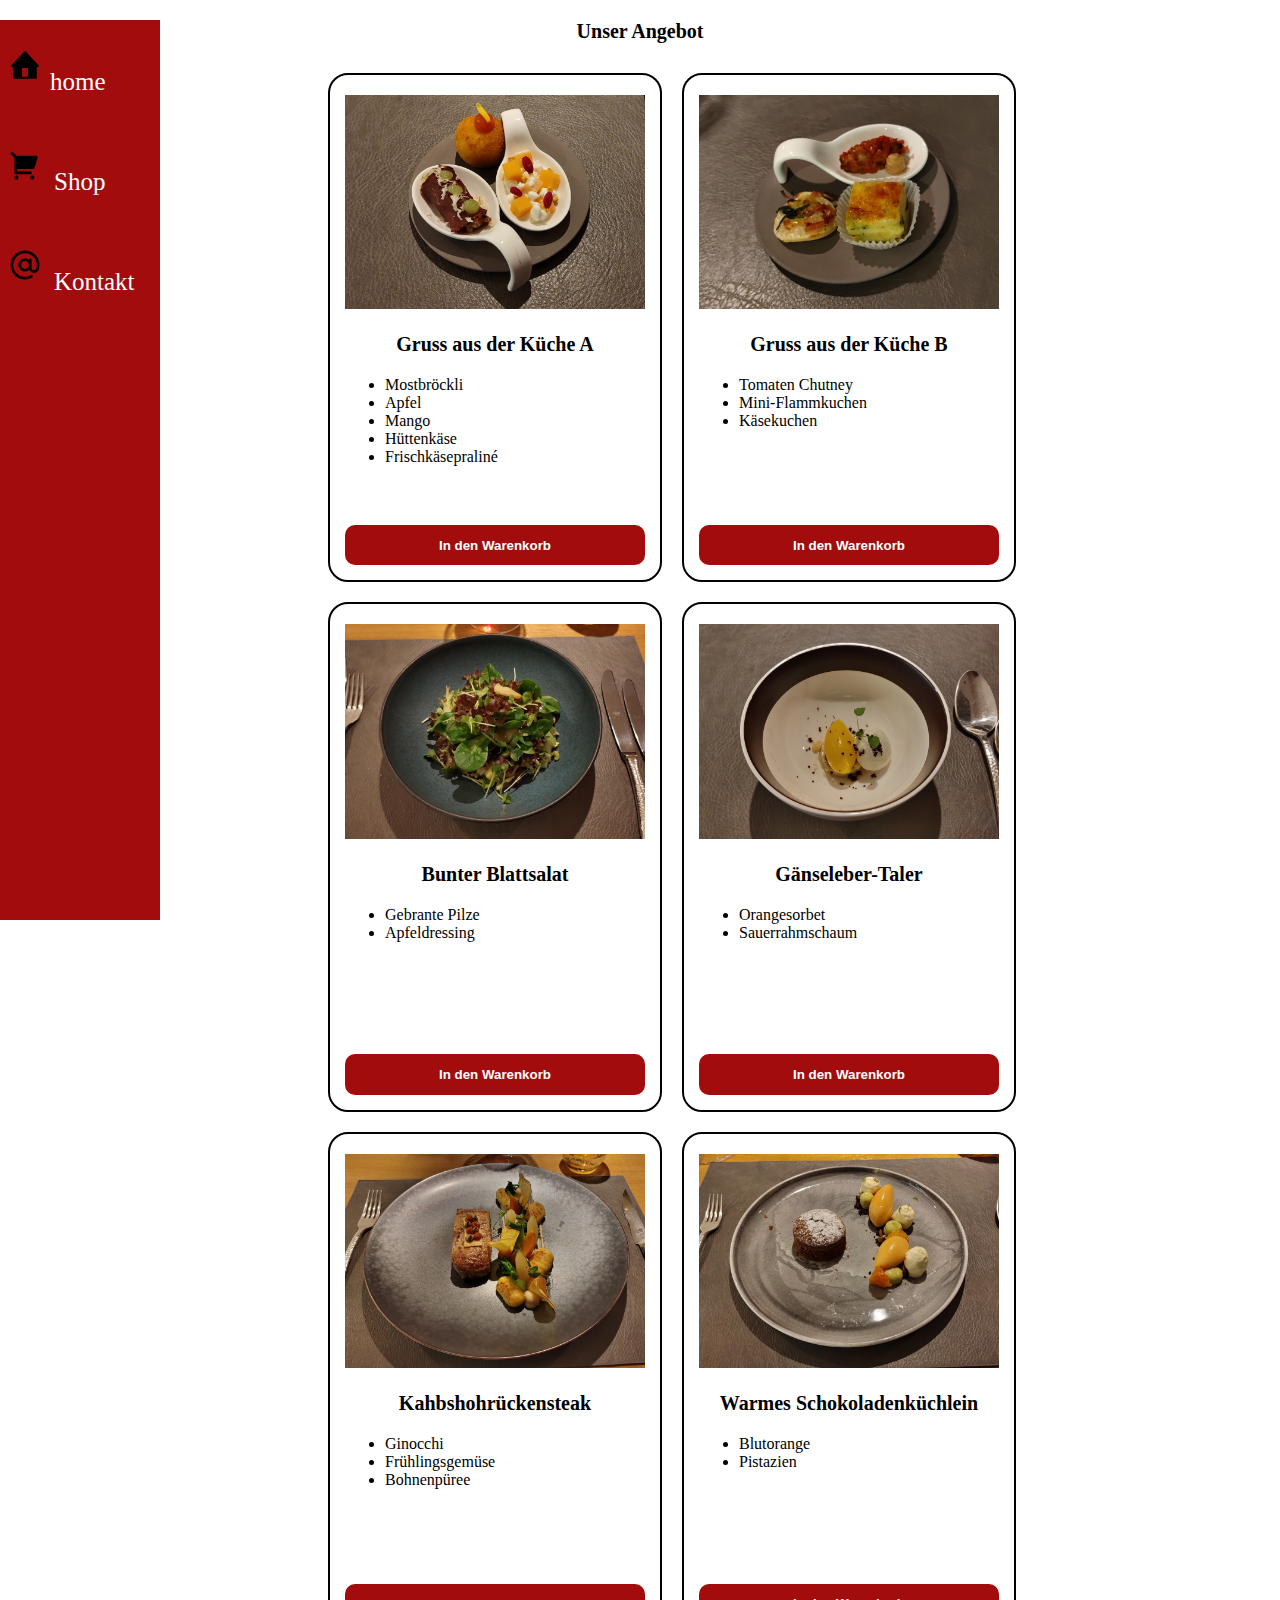
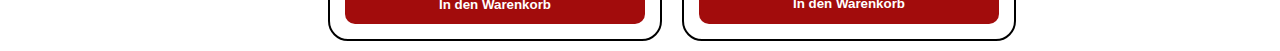
<file: Übungen/09_Responsive/index.html>
<!DOCTYPE html>
<html lang="en">
<head>
    <meta charset="UTF-8">
    <meta http-equiv="X-UA-Compatible" content="IE=edge">
    <meta name="viewport" content="width=device-width, initial-scale=1.0">
    <title>Document</title>
    <link rel="stylesheet" href="style.css">
</head>
<body>
  <nav>
    <div class="sidebar">
      <div class="sideitem sideitem-top">
         
        <a href="#home"><img src="img/home.svg" alt="shop">home</a>
      </div>
      <div class="sideitem">
        <img src="img/shop.svg" alt="shop">
        <a href="#shop">Shop</a>
      </div>
      <div class="sideitem">
        <img src="img/contact.svg" alt="shop">
        <a href="#kontakt">Kontakt</a> 
      </div>
      
    </div>
  </nav>
  <p class="titelfood">Unser Angebot</p>
  <div class="grid-container">
   
    <div class="grid-item grid-item-1">
      <img class="imgfood" src="img/imgfood/gruss1.jpg" alt="gruss1">
      <p class="titelfood">Gruss aus der Küche A</p>
      <div class="uldiv">
      <ul>
        <li>Mostbröckli</li>
        <li>Apfel</li>
        <li>Mango</li>
        <li>Hüttenkäse</li>
        <li>Frischkäsepraliné</li>
      </ul>
      </div>
      <div class="btndiv">
        <button class="buybtn">In den Warenkorb</button>
      </div>
    </div>
    <div class="grid-item grid-item-2">
      <img class="imgfood" src="img/imgfood/gruss2.jpg" alt="gruss1">
      <p class="titelfood">Gruss aus der Küche B</p>
      <div class="uldiv">
      <ul>
        <li>Tomaten Chutney</li>
        <li>Mini-Flammkuchen</li>
        <li>Käsekuchen</li>
      </ul>
    </div>
      <div class="btndiv">
        <button class="buybtn">In den Warenkorb</button>
      </div>
    </div>
    <div class="grid-item grid-item-3">
      <img class="imgfood" src="img/imgfood/salat.jpg" alt="gruss1">
      <p class="titelfood">Bunter Blattsalat</p>
      <div class="uldiv">
      <ul>
        <li>Gebrante Pilze</li>
        <li>Apfeldressing</li>
        
      </ul>
      </div>
      <div class="btndiv">
        <button class="buybtn">In den Warenkorb</button>
      </div>
    </div>
    <div class="grid-item grid-item-4">
      <img class="imgfood" src="img/imgfood/zwischen.jpg" alt="gruss1">
      <p class="titelfood">Gänseleber-Taler</p>
      <div class="uldiv">
      <ul>
        <li>Orangesorbet</li>
        <li>Sauerrahmschaum</li>
      </ul>
      </div>
      <div class="btndiv">
        <button class="buybtn">In den Warenkorb</button>
      </div>
    </div>
    <div class="grid-item grid-item-5">
      <img class="imgfood" src="img/imgfood/kalb.jpg" alt="gruss1">
      <p class="titelfood">Kahbshohrückensteak</p>
      <div class="uldiv">
      <ul>
        <li>Ginocchi</li>
        <li>Frühlingsgemüse</li>
        <li>Bohnenpüree</li>
      </ul>
      </div>
      <div class="btndiv">
        <button class="buybtn">In den Warenkorb</button>
      </div>
    </div>
    <div class="grid-item grid-item-6">
      <img class="imgfood" src="img/imgfood/schoko.jpg" alt="gruss1">
      <p class="titelfood">Warmes Schokoladenküchlein</p>
      <div class="uldiv">
      <ul>
        <li>Blutorange</li>
        <li>Pistazien</li>
      </ul>
      </div>
      <div class="btndiv">
        <button class="buybtn">In den Warenkorb</button>
      </div>
    </div>
</div>
    
    
</body>
</html>
</file>
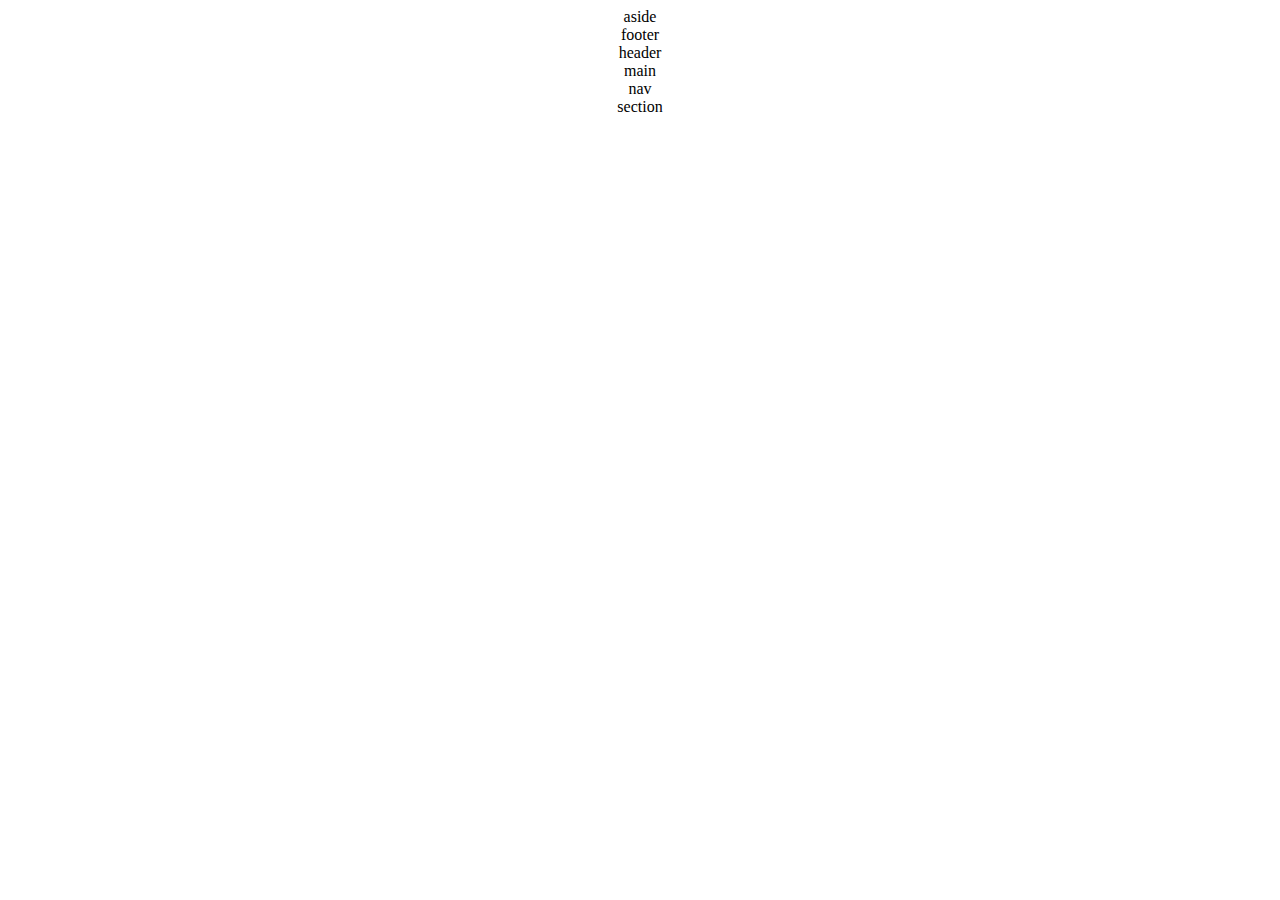
<file: Übungen/01_HTML-Struktur/aufgabe1m293.html>
<!DOCTYPE html>
<html lang="en">
<head>
    <meta charset="UTF-8">
    <meta http-equiv="X-UA-Compatible" content="IE=edge">
    <meta name="viewport" content="width=device-width, initial-scale=1.0">
    <title>juan</title>
</head>
<body>
 <center>
    <article>
        <aside>aside</aside>
        <footer>footer</footer>
        <header>header</header>
        <main>main</main>
        <nav>nav</nav>
        <section>section</section>
  
     <!-- </article> -->
    </center>
    
</body>
</html>
</file>
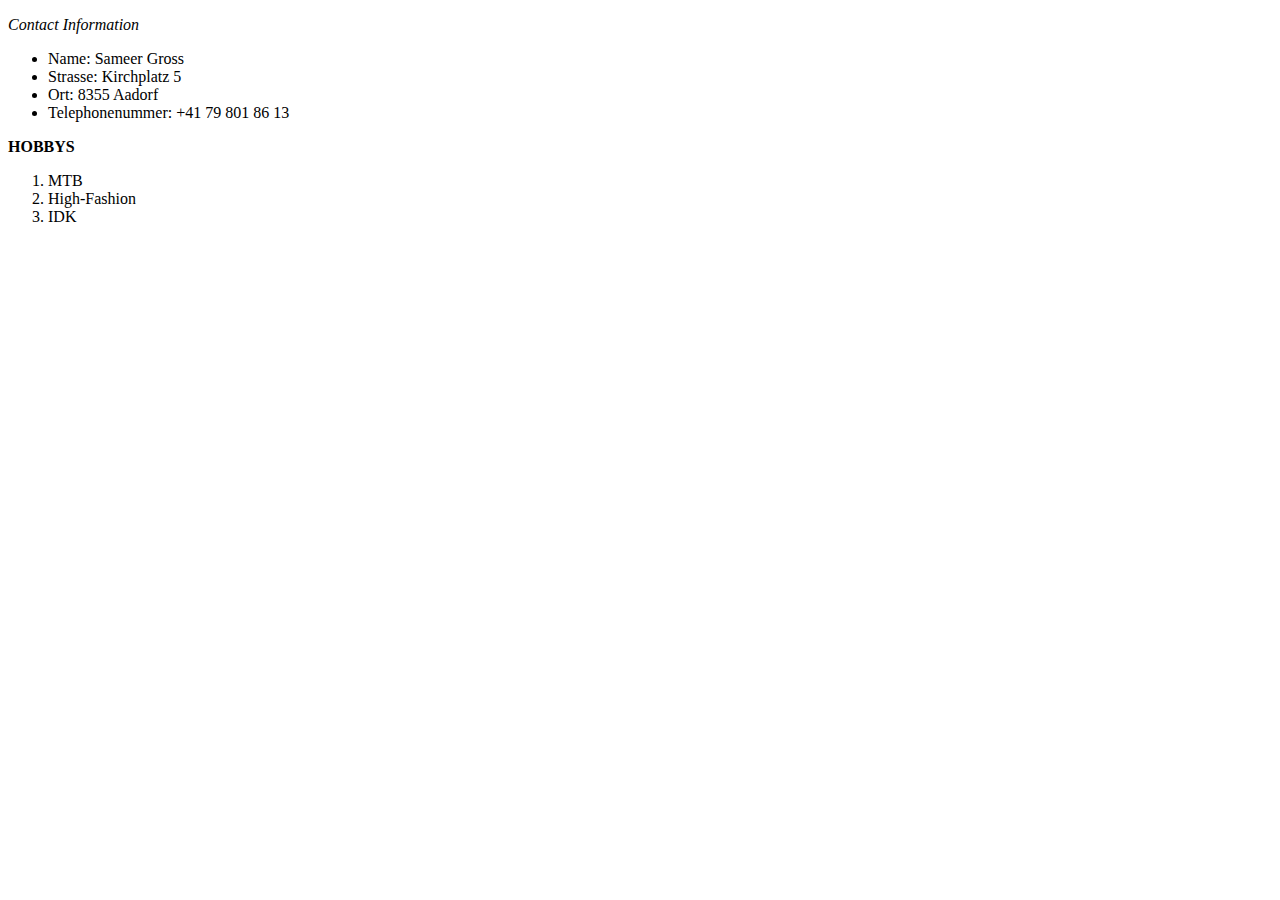
<file: Übungen/02_Textauszeichnung-Listen/aufgabe2m293.html>
<!DOCTYPE html>
<html lang="en">
<head>
    <meta charset="UTF-8">
    <meta http-equiv="X-UA-Compatible" content="IE=edge">
    <meta name="viewport" content="width=device-width, initial-scale=1.0">
    <title>Document</title>
</head>
<body>
    <p><i>Contact Information</i></p>
    <ul>
        <li>Name: Sameer Gross</li>
        <li>Strasse: Kirchplatz 5</li>
        <li>Ort: 8355 Aadorf</li>
        <li>Telephonenummer: +41 79 801 86 13</li>
    </ul>
    <p><b>HOBBYS</b></p>
    <ol>
        <li>MTB</li>
        <li>High-Fashion</li>
        <li>IDK</li>
    </ol>
    
</body>
</html>
</file>
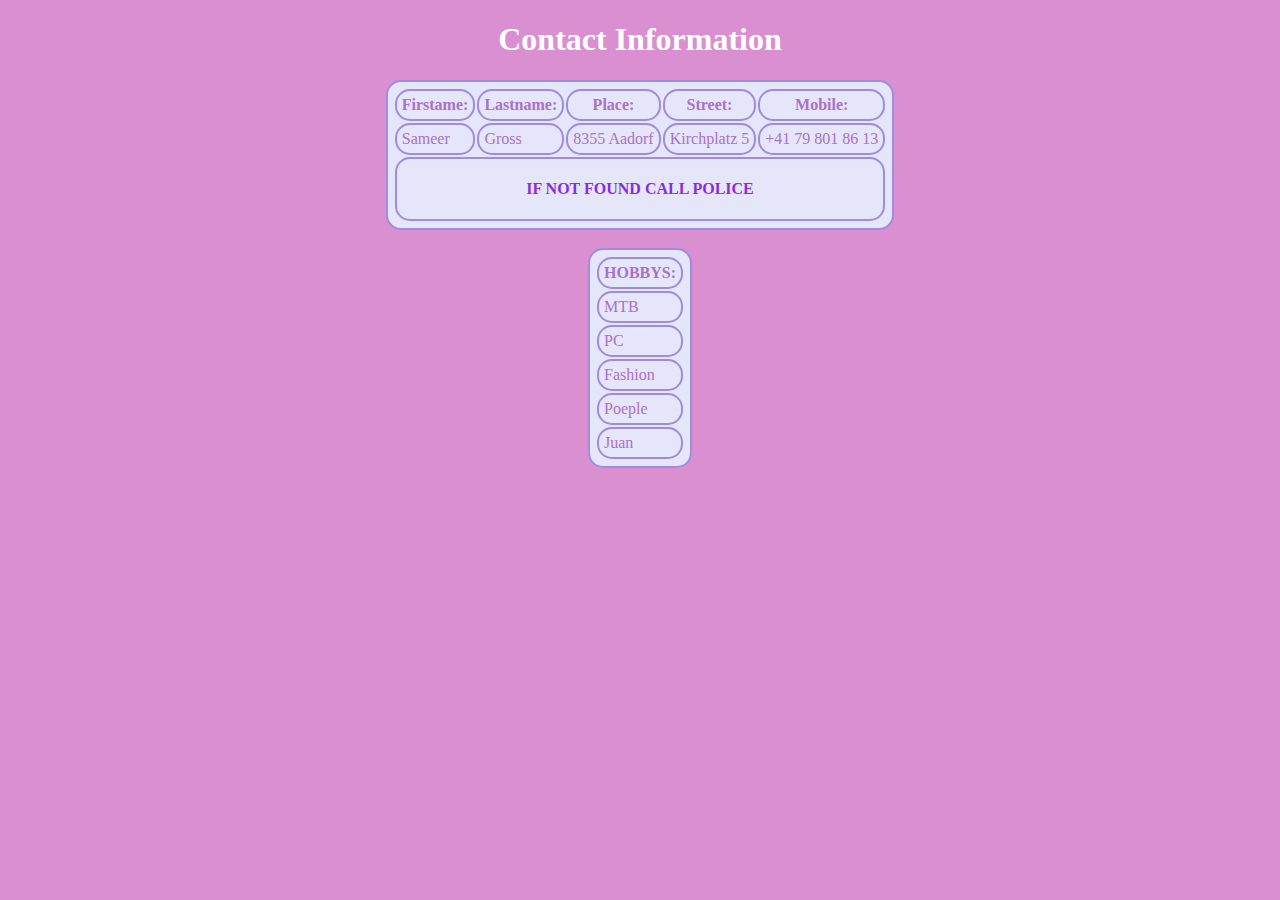
<file: Übungen/03_Tabellen/aufgabe3m293.html>
<!DOCTYPE html>
<html lang="en">
<head>
    <style>
      body{
        background-color: rgb(218, 143, 208);
      }

      table, th, td{
            border: 2px solid rgb(158, 140, 224);
            border-radius: 15px;
            padding-top: 5px;
            padding-bottom: 5px;
            padding-left: 5px;
            padding-right: 5px;
            background-color: lavender;
            color: rgb(170, 112, 204);
        }
      p{
        text-align: center;
        font-weight: bold;
        color: blueviolet;
      }
      h1{
        color: rgb(255, 255, 255);
      }
    </style>
    <meta charset="UTF-8">
    <meta http-equiv="X-UA-Compatible" content="IE=edge">
    <meta name="viewport" content="width=device-width, initial-scale=1.0">
    <title>Document</title>
</head>
<body>
  <center>
  <h1>Contact Information</h1>
    <table>
        <tr>
          <th>Firstame:</th>
          <th>Lastname:</th>
          <th>Place:</th>
          <th>Street:</th>
          <th>Mobile:</th>
        </tr>
        <tr>
          <td>Sameer</td>
          <td>Gross</td>
          <td>8355 Aadorf</td>
          <td>Kirchplatz 5</td>
          <td>+41 79 801 86 13</td>
        </tr>
        <td colspan="6" ><p>IF NOT FOUND CALL POLICE</p></td>
      </table><br>
      <table>
        <tr>
          <th>HOBBYS:</th>
        </tr>
        <tr>
          <td>MTB</td>
        </tr>
        <tr>
          <td>PC</td>
        </tr> 
        <tr>
          <td>Fashion</td>
        </tr>
        <tr>
          <td>Poeple</td>
        </tr>
        <tr>
          <td>Juan</td>
        </tr>
      </table>
    </center>
</body>
</html>
</file>
<file: Übungen/09_Responsive/style.css>
html, body {
  background-color: white;
  height: 100%;
  margin: 0;
}

.grid-container {
  justify-content: center;
  width: 73%;
  margin: auto;
  align-content: center;
  display: flex;
  flex-wrap: wrap;
  flex-direction: row;
  padding-left: 10%;
  padding-right: 5%;
  
  
}

.grid-item {
  padding: 15px;
  padding-top: 20px;
  background-color: white;
  border: 2px solid black;
  border-radius: 20px;
  align-items: center;
  align-content: center;
  justify-content: center;
  height: auto;
  margin: 10px;
  width: 300px;

}


.imgfood{
  height: auto;
  width: 100%;
  
}

.titelfood{
  font-size: 20px;
  text-align: center;
  font-weight: bolder;
}

.buybtn{
  background-color: rgb(162, 12, 12);
  text-align: center;
  width: 100%;
  height: 4.5vh;
  border-radius: 10px;
  color: white;
  font-weight: bold;
  border: none;
  margin-top: 1vh;

}

.btndiv{
  width: 100%;
  height: 10vh;
  display: flex;
  justify-content: center;
  align-items: flex-end;
  margin-top: 1vh;
  
  
}

.uldiv{
  height: 10vh;
  width: auto;
  margin-bottom: 1vh;
}



.sidebar {
  
  
  width: 160px;
  background-color: rgb(162, 12, 12);
  position: fixed;
  height: 100%;
}

.sideitem{
  width: auto;
  height: 60px;
  padding-top: 20px;
  padding-bottom: 20px;
 
}


.sideitem a {
  color: white;
  text-decoration: none;
  font-size: 25px;
  
 
  
 
  
}

.sideitem img {
  width: 50px;
  
  

  
  

}
 
 



@media screen and (max-width: 500px) {
  .sidebar {
    display: flex;
   
    width: 100%;
    height: auto;
    position: relative;
    justify-content: center;
  }
  .sideitem img {
    float: left;
  }
  .sideitem a {
     display: none; 
  } 
  
}

@media (orientation: portrait) {
  .sidebar {
    display: flex;
    flex-wrap: wrap;
    width: 100%;
    height: auto;
    position: relative;
    justify-content: center;
   
  }
  .sideitem img {
    float: left;
  }
  .sideitem a {
     float: left; 
     padding-top: 10px;
     padding-right: 10px;
  } 
}

@media print {
  .sidebar {
      display: none;
  }
  .grid-container{
    display: block;
    position: absolute;
    overflow: hidden;
    
  }
}
</file>
